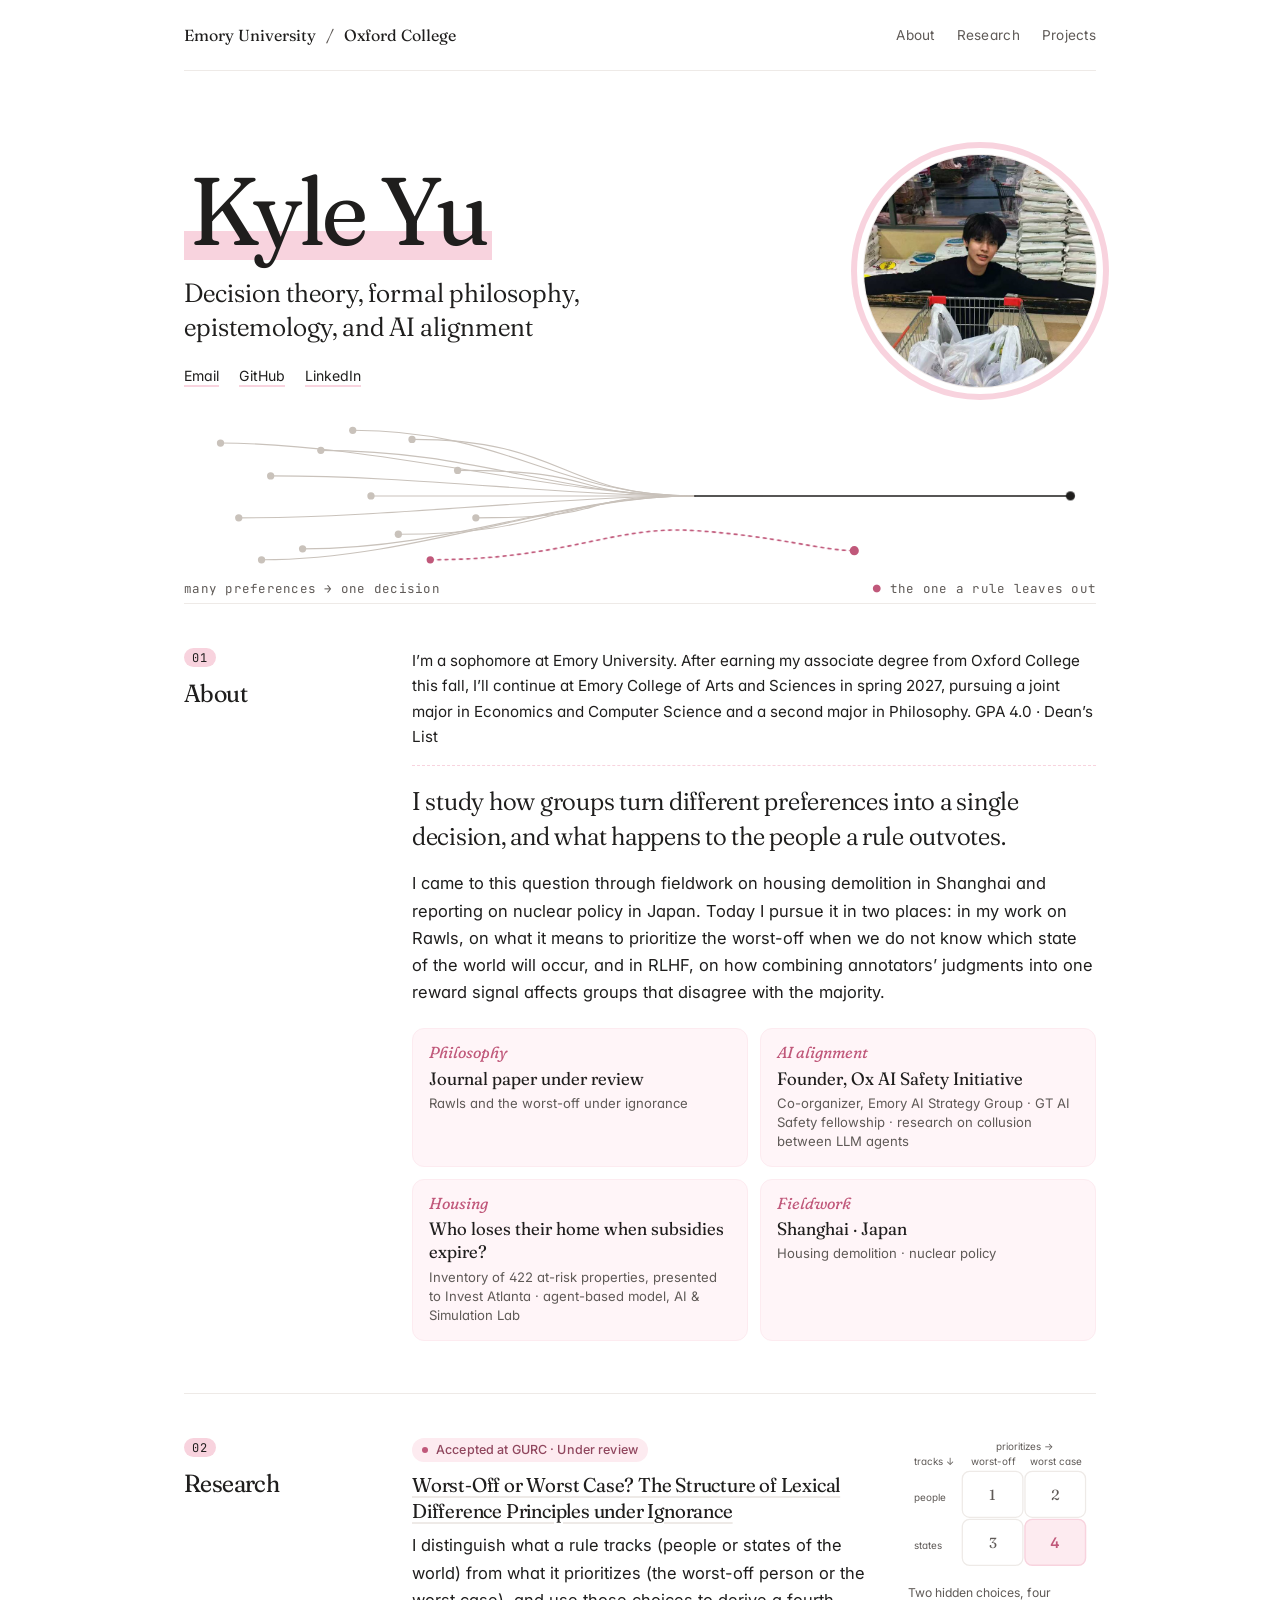
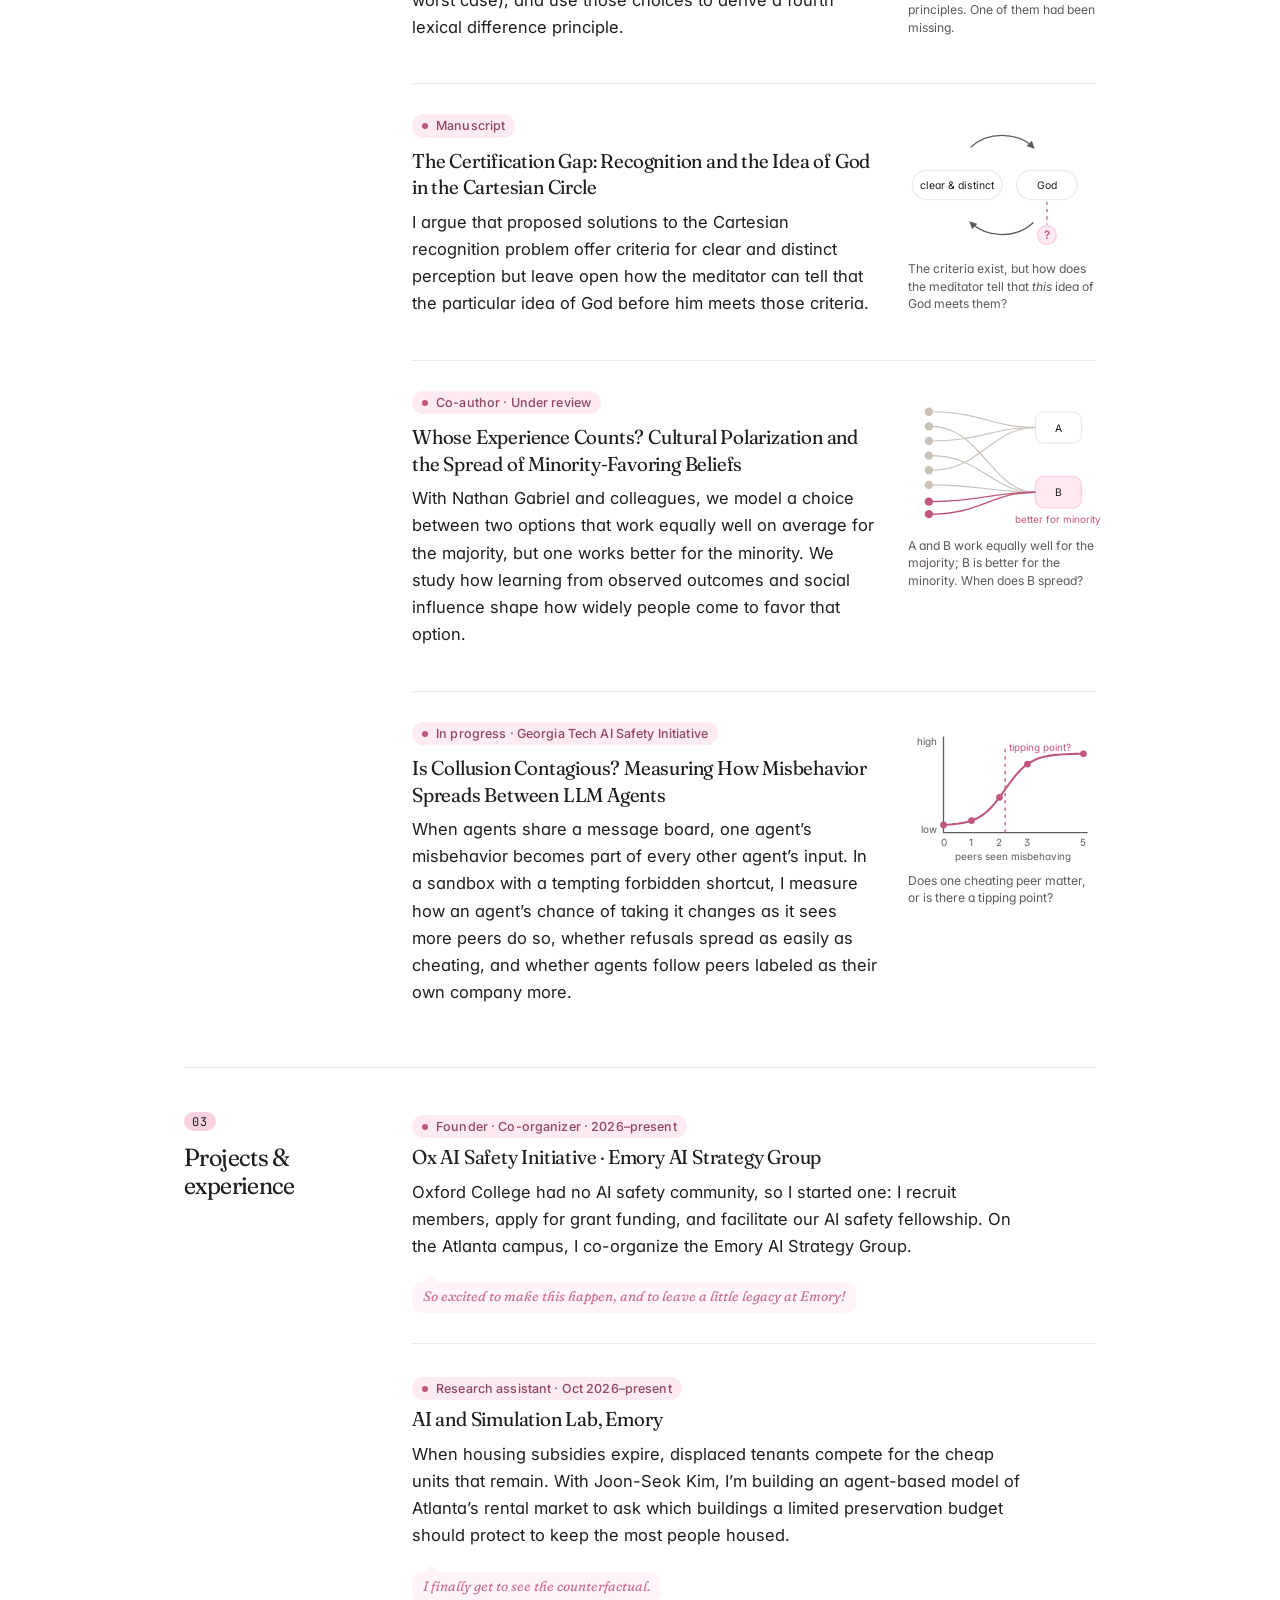
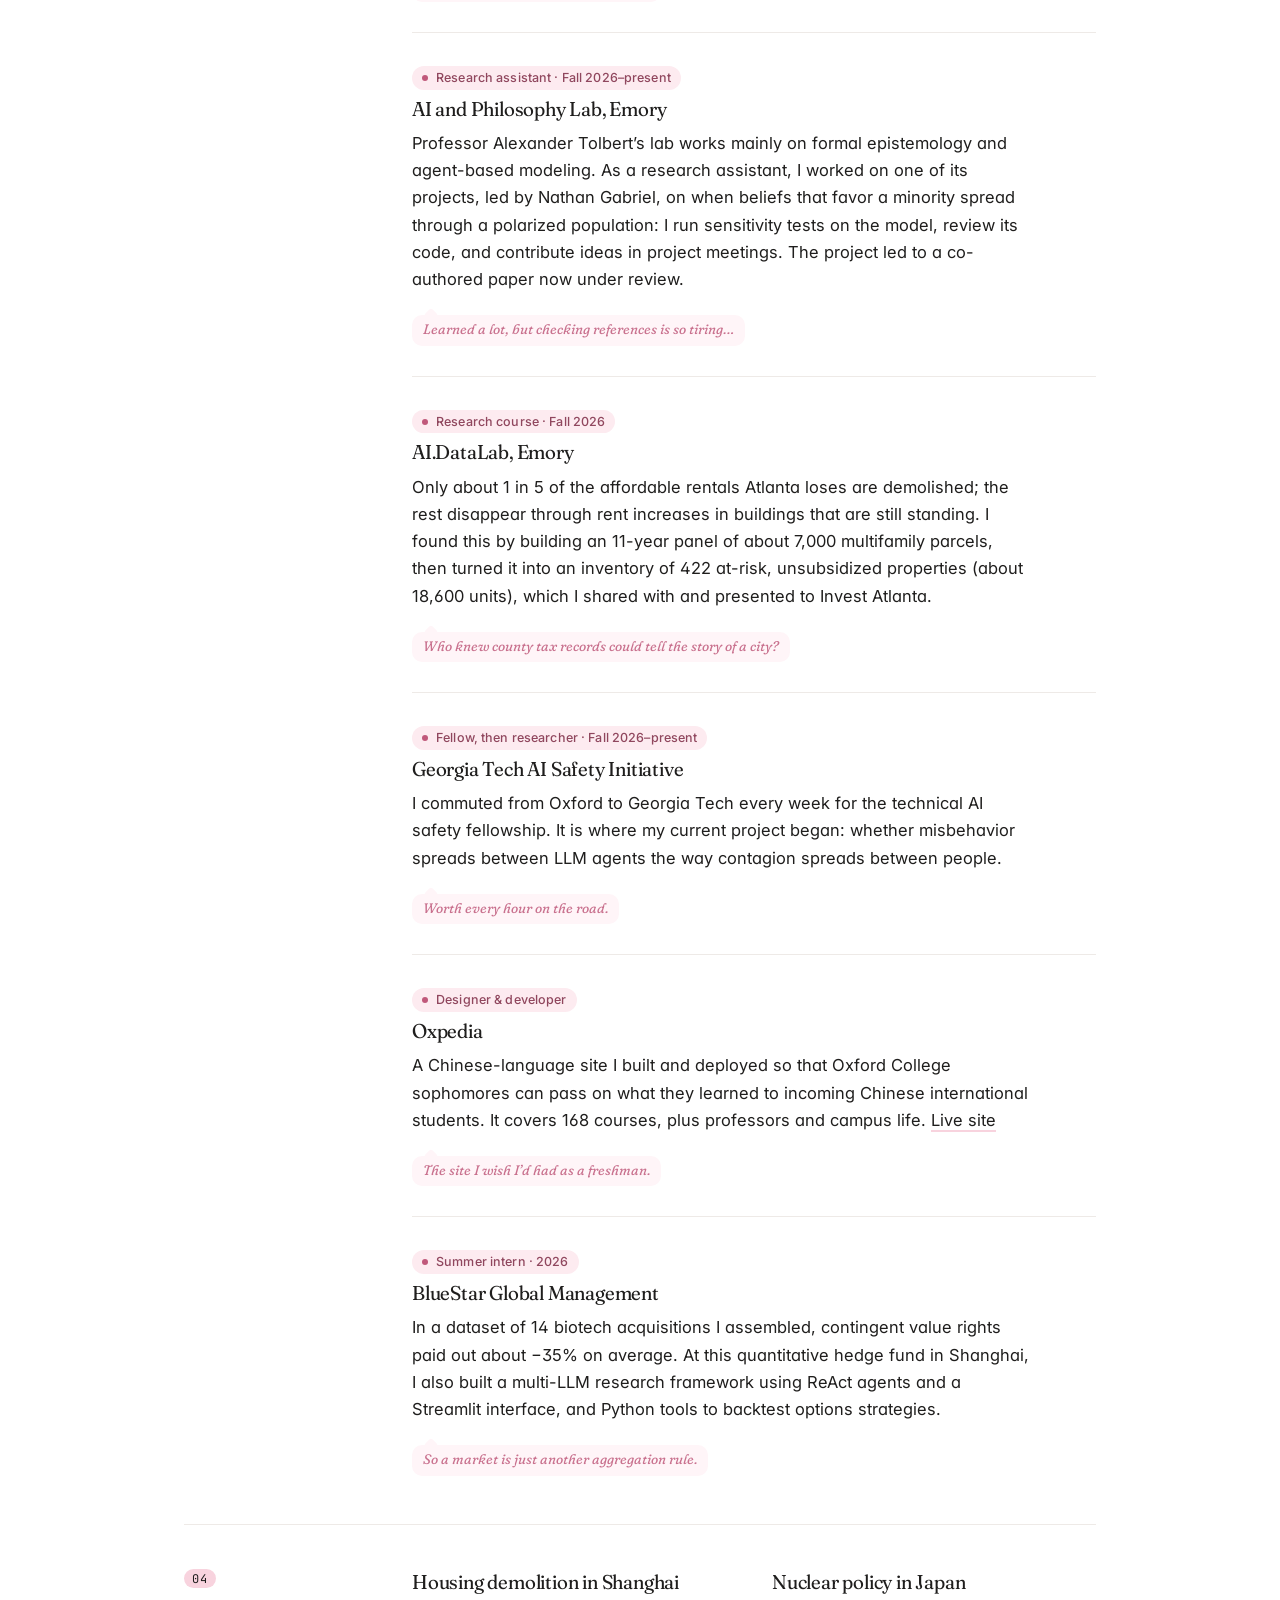
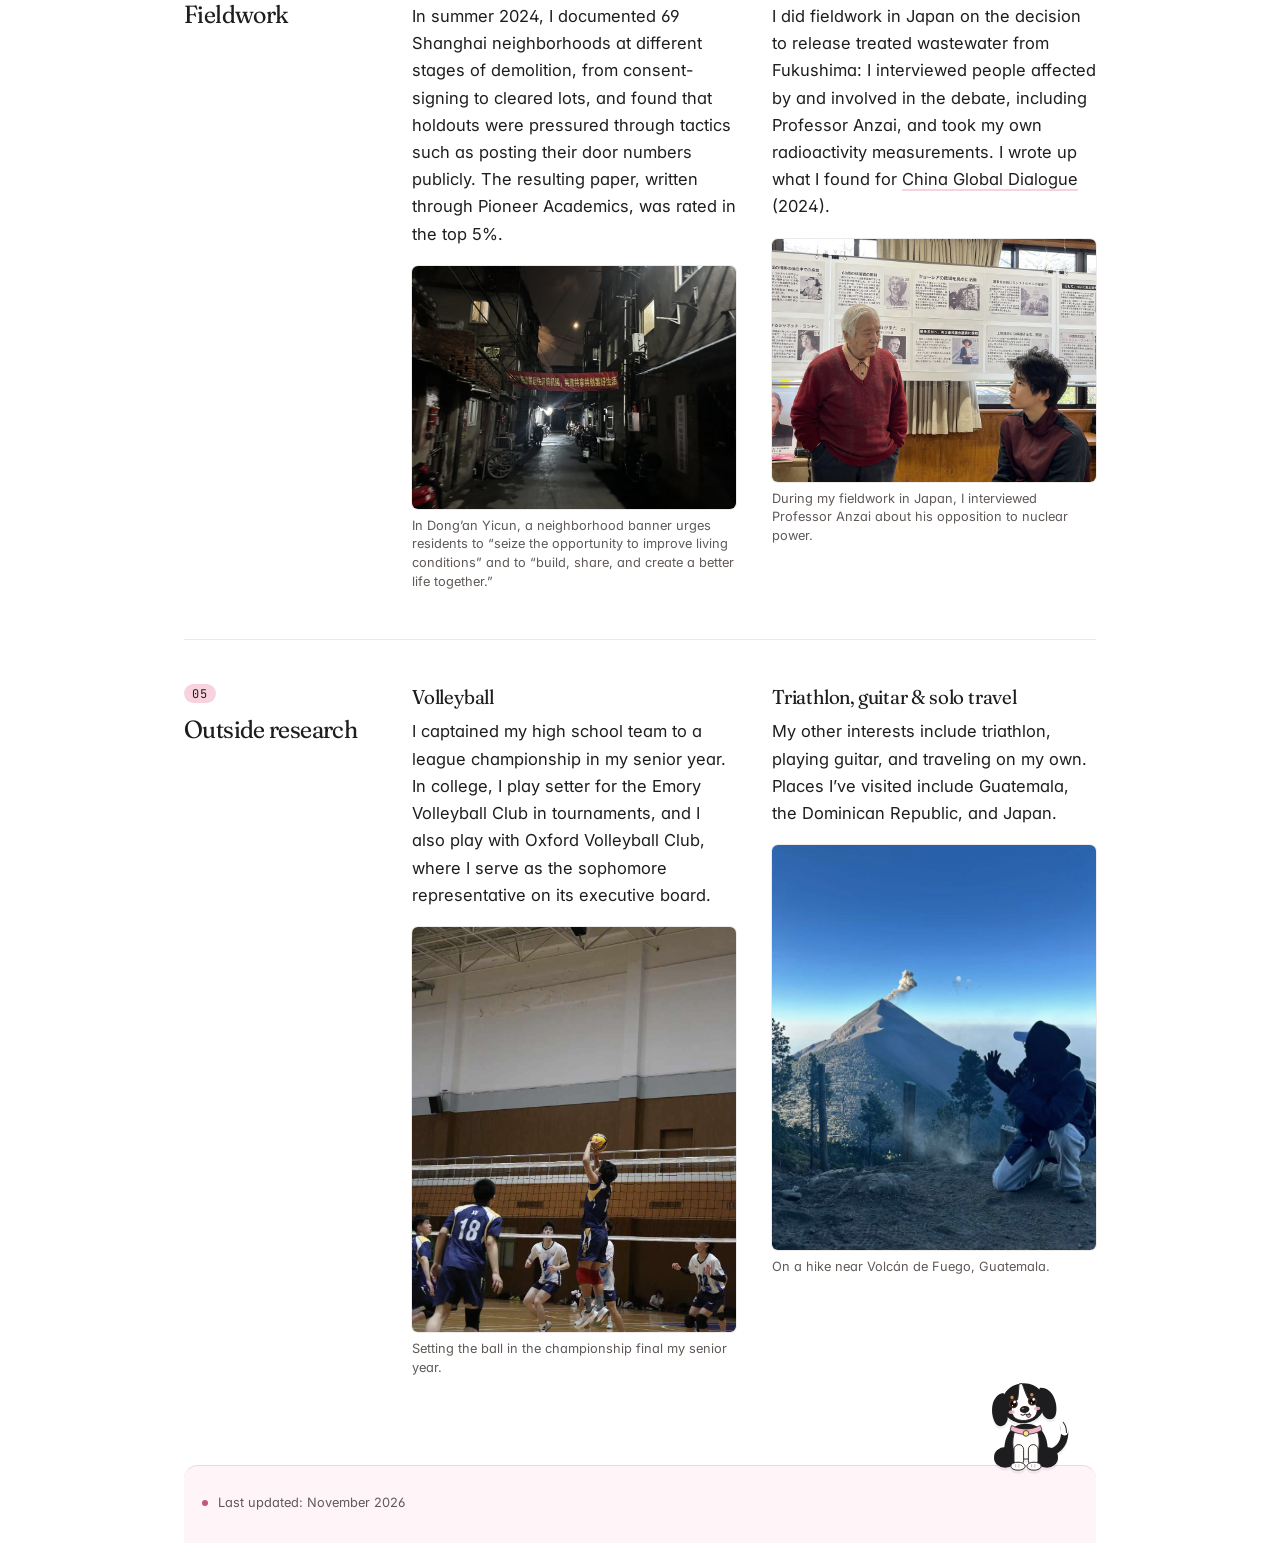
<file: index.html>
<!doctype html>
<html lang="en"><head>
<meta charset="utf-8"><meta name="viewport" content="width=device-width,initial-scale=1">
<title>Kyle Yu · Social choice and AI alignment</title>
<meta name="description" content="Kyle Yu studies how aggregation rules represent minority preferences in social choice and AI alignment at Emory University.">
<meta property="og:title" content="Kyle Yu · Social choice and AI alignment">
<meta property="og:description" content="Decision theory, formal philosophy, epistemology, and AI alignment. Research and fieldwork by Kyle Yu at Emory University.">
<meta property="og:type" content="website"><meta property="og:url" content="https://kyle-yu-academic.kiwininidavidini.chatgpt.site/">
<meta name="color-scheme" content="light dark"><link rel="preconnect" href="https://fonts.googleapis.com"><link rel="preconnect" href="https://fonts.gstatic.com" crossorigin><link rel="stylesheet" href="https://fonts.googleapis.com/css2?family=Fraunces:opsz,wght,SOFT@9..144,300..600,50&family=Inter:wght@400;500;600&family=JetBrains+Mono:wght@400;500&display=swap">
<link rel="stylesheet" href="style.css">
<script>document.documentElement.classList.add('js')</script>
</head><body><a class="skip" href="#main">Skip to content</a>
<div class="page"><nav aria-label="Main navigation"><span>Emory University <i>/</i> Oxford College</span><div><a href="#about">About</a><a href="#research">Research</a><a href="#projects">Projects</a></div></nav>
<main id="main">
<header><div><h1>Kyle Yu</h1><p class="tagline">Decision theory, formal philosophy, epistemology, and AI alignment</p><div class="contacts"><a href="mailto:kkyu2@emory.edu">Email</a><a href="https://github.com/KyleTheNbness">GitHub</a><a href="https://www.linkedin.com/in/kyle-yu-emory/">LinkedIn</a><!-- Add Email and Google Scholar links here. --></div></div><div class="portrait"><img src="assets/kyle-yu-square.jpg" alt="Kyle Yu standing behind a shopping cart with arms outstretched" width="640" height="640"></div></header>
<figure class="motif" aria-hidden="true"><svg viewBox="0 0 1000 165" role="presentation"><path class="p" pathLength="1" style="animation-delay:0.00s" d="M40 22C210 22 410 80 560 80"/><path class="p" pathLength="1" style="animation-delay:0.05s" d="M95 58C265 58 410 80 560 80"/><path class="p" pathLength="1" style="animation-delay:0.10s" d="M60 104C230 104 410 80 560 80"/><path class="p" pathLength="1" style="animation-delay:0.15s" d="M150 30C320 30 410 80 560 80"/><path class="p" pathLength="1" style="animation-delay:0.20s" d="M130 138C300 138 410 80 560 80"/><path class="p" pathLength="1" style="animation-delay:0.25s" d="M205 80C375 80 410 80 560 80"/><path class="p" pathLength="1" style="animation-delay:0.30s" d="M250 18C420 18 410 80 560 80"/><path class="p" pathLength="1" style="animation-delay:0.35s" d="M235 122C405 122 410 80 560 80"/><path class="p" pathLength="1" style="animation-delay:0.40s" d="M300 52C470 52 410 80 560 80"/><path class="p" pathLength="1" style="animation-delay:0.45s" d="M320 104C490 104 410 80 560 80"/><path class="p" pathLength="1" style="animation-delay:0.50s" d="M85 150C255 150 410 80 560 80"/><path class="p" pathLength="1" style="animation-delay:0.55s" d="M185 8C355 8 410 80 560 80"/><path class="main" pathLength="1" d="M560 80H968"/><circle class="end" cx="972" cy="80" r="5"/><path class="out" d="M270 150C420 150 470 112 560 118S700 140 735 140"/><circle class="d" cx="40" cy="22" r="4"/><circle class="d" cx="95" cy="58" r="4"/><circle class="d" cx="60" cy="104" r="4"/><circle class="d" cx="150" cy="30" r="4"/><circle class="d" cx="130" cy="138" r="4"/><circle class="d" cx="205" cy="80" r="4"/><circle class="d" cx="250" cy="18" r="4"/><circle class="d" cx="235" cy="122" r="4"/><circle class="d" cx="300" cy="52" r="4"/><circle class="d" cx="320" cy="104" r="4"/><circle class="d" cx="85" cy="150" r="4"/><circle class="d" cx="185" cy="8" r="4"/><circle class="d od" cx="270" cy="150" r="4"/><circle class="od" cx="735" cy="140" r="5"/></svg><figcaption><span>many preferences → one decision</span><span><b>●</b> the one a rule leaves out</span></figcaption></figure>
<!-- ABOUT -->
<section id="about"><h2>About</h2><div><p class="affiliation">I’m a sophomore at Emory University. After earning my associate degree from Oxford College this fall, I’ll continue at Emory College of Arts and Sciences in spring 2027, pursuing a joint major in Economics and Computer Science and a second major in Philosophy. GPA 4.0 · Dean’s List</p><p class="lead">I study how groups turn different preferences into a single decision, and what happens to the people a rule outvotes.</p><p>I came to this question through fieldwork on housing demolition in Shanghai and reporting on nuclear policy in Japan. Today I pursue it in two places: in my work on Rawls, on what it means to prioritize the worst-off when we do not know which state of the world will occur, and in RLHF, on how combining annotators’ judgments into one reward signal affects groups that disagree with the majority.</p><div class="glance"><a href="#research"><span>Philosophy</span><strong>Journal paper under review</strong><em>Rawls and the worst-off under ignorance</em></a><a href="#projects"><span>AI alignment</span><strong>Founder, Ox AI Safety Initiative</strong><em>Co-organizer, Emory AI Strategy Group · GT AI Safety fellowship · research on collusion between LLM agents</em></a><a href="#projects"><span>Housing</span><strong>Who loses their home when subsidies expire?</strong><em>Inventory of 422 at-risk properties, presented to Invest Atlanta · agent-based model, AI &amp; Simulation Lab</em></a><a href="#fieldwork"><span>Fieldwork</span><strong>Shanghai · Japan</strong><em>Housing demolition · nuclear policy</em></a></div></div></section>
<!-- RESEARCH. Each article contains a title, status and summary. -->
<section id="research"><h2>Research</h2><div>
<article><div class="status">Accepted at GURC · Under review</div><h3><a href="assets/worst-off-or-worst-case.pdf">Worst-Off or Worst Case? The Structure of Lexical Difference Principles under Ignorance</a></h3><p>I distinguish what a rule tracks (people or states of the world) from what it prioritizes (the worst-off person or the worst case), and use those choices to derive a fourth lexical difference principle.</p><figure class="viz"><svg viewBox="0 0 180 132" role="img" aria-label="Two by two grid: what a rule tracks versus what it prioritizes; the fourth cell is highlighted."><text x="112" y="10" class="t" text-anchor="middle">prioritizes →</text><text x="82" y="24" class="t" text-anchor="middle">worst-off</text><text x="142" y="24" class="t" text-anchor="middle">worst case</text><text x="6" y="58" class="t">people</text><text x="6" y="104" class="t">states</text><text x="6" y="132" class="t" opacity="0">.</text><rect x="52" y="30" width="58" height="44" rx="7" class="cell"/><text x="81" y="57" text-anchor="middle" class="n">1</text><rect x="112" y="30" width="58" height="44" rx="7" class="cell"/><text x="141" y="57" text-anchor="middle" class="n">2</text><rect x="52" y="76" width="58" height="44" rx="7" class="cell"/><text x="81" y="103" text-anchor="middle" class="n">3</text><rect x="112" y="76" width="58" height="44" rx="7" class="cellp"/><text x="141" y="103" text-anchor="middle" class="np">4</text><text x="6" y="24" class="t">tracks ↓</text></svg><figcaption>Two hidden choices, four principles. One of them had been missing.</figcaption></figure></article>
<article>
  <div class="status">Manuscript</div>
  <h3>The Certification Gap: Recognition and the Idea of God in the Cartesian Circle</h3>
  <p>I argue that proposed solutions to the Cartesian recognition problem offer criteria for clear and distinct perception but leave open how the meditator can tell that the particular idea of God before him meets those criteria.</p>
<figure class="viz"><svg viewBox="0 0 180 132" role="img" aria-label="Circle between clear and distinct perception and God, with a question mark under God."><path class="k" d="M60 30a40 34 0 0 1 60 0" marker-end="url(#ah)"/><path class="k" d="M120 102a40 34 0 0 1-60 0" marker-end="url(#ah)"/><rect x="4" y="52" width="86" height="28" rx="14" class="cell"/><text x="47" y="70" text-anchor="middle" class="t2">clear &amp; distinct</text><rect x="104" y="52" width="58" height="28" rx="14" class="cell"/><text x="133" y="70" text-anchor="middle" class="t2">God</text><path class="pkd" d="M133 82v22"/><circle cx="133" cy="114" r="9" class="cellp"/><text x="133" y="118" text-anchor="middle" class="np" style="font-size:11px">?</text><defs><marker id="ah" viewBox="0 0 8 8" refX="6" refY="4" markerWidth="6" markerHeight="6" orient="auto"><path d="M0 0L8 4L0 8z" class="kf"/></marker></defs></svg><figcaption>The criteria exist, but how does the meditator tell that <i>this</i> idea of God meets them?</figcaption></figure></article>
<article><div class="status">Co-author · Under review</div><h3>Whose Experience Counts? Cultural Polarization and the Spread of Minority-Favoring Beliefs</h3><p>With Nathan Gabriel and colleagues, we model a choice between two options that work equally well on average for the majority, but one works better for the minority. We study how learning from observed outcomes and social influence shape how widely people come to favor that option.</p><figure class="viz"><svg viewBox="0 0 180 132" role="img" aria-label="Gray majority dots split between options A and B; pink minority dots go to B."><rect x="122" y="18" width="44" height="30" rx="8" class="cell"/><text x="144" y="37" text-anchor="middle" class="t2">A</text><rect x="122" y="80" width="44" height="30" rx="8" class="cellp"/><text x="144" y="99" text-anchor="middle" class="t2">B</text><text x="144" y="124" text-anchor="middle" class="tp">better for minority</text><path class="g" d="M22 18C70 18 80 33 122 33"/><circle cx="20" cy="18" r="4" class="gd"/><path class="g" d="M22 32C70 32 80 95 122 95"/><circle cx="20" cy="32" r="4" class="gd"/><path class="g" d="M22 46C70 46 80 33 122 33"/><circle cx="20" cy="46" r="4" class="gd"/><path class="g" d="M22 60C70 60 80 95 122 95"/><circle cx="20" cy="60" r="4" class="gd"/><path class="g" d="M22 74C70 74 80 33 122 33"/><circle cx="20" cy="74" r="4" class="gd"/><path class="g" d="M22 88C70 88 80 95 122 95"/><circle cx="20" cy="88" r="4" class="gd"/><path class="pk" d="M22 104C70 104 80 95 122 95"/><circle cx="20" cy="104" r="4" class="pd"/><path class="pk" d="M22 116C70 116 80 95 122 95"/><circle cx="20" cy="116" r="4" class="pd"/></svg><figcaption>A and B work equally well for the majority; B is better for the minority. When does B spread?</figcaption></figure></article>
<article><div class="status">In progress · Georgia Tech AI Safety Initiative</div><h3>Is Collusion Contagious? Measuring How Misbehavior Spreads Between LLM Agents</h3><p>When agents share a message board, one agent’s misbehavior becomes part of every other agent’s input. In a sandbox with a tempting forbidden shortcut, I measure how an agent’s chance of taking it changes as it sees more peers do so, whether refusals spread as easily as cheating, and whether agents follow peers labeled as their own company more.</p><figure class="viz"><svg viewBox="0 0 180 136" role="img" aria-label="A curve of an agent's chance of misbehaving rising with the number of peers it sees misbehaving, with a possible tipping point."><path class="k" d="M34 12V104H172"/><text x="34.0" y="117" text-anchor="middle" class="t">0</text><text x="60.8" y="117" text-anchor="middle" class="t">1</text><text x="87.6" y="117" text-anchor="middle" class="t">2</text><text x="114.4" y="117" text-anchor="middle" class="t">3</text><text x="168.0" y="117" text-anchor="middle" class="t">5</text><text x="101.0" y="130" text-anchor="middle" class="t">peers seen misbehaving</text><text x="28" y="20" text-anchor="end" class="t">high</text><text x="28" y="104" text-anchor="end" class="t">low</text><path class="pkd" d="M93.0 104V22"/><text x="97.0" y="26" class="tp">tipping point?</text><path class="pk" d="M34.0 96.6 L36.7 96.4 L39.4 96.3 L42.0 96.1 L44.7 95.8 L47.4 95.5 L50.1 95.1 L52.8 94.7 L55.4 94.1 L58.1 93.4 L60.8 92.5 L63.5 91.5 L66.2 90.3 L68.8 88.8 L71.5 87.0 L74.2 85.0 L76.9 82.6 L79.6 79.9 L82.2 76.9 L84.9 73.7 L87.6 70.2 L90.3 66.5 L93.0 62.7 L95.6 59.0 L98.3 55.3 L101.0 51.8 L103.7 48.5 L106.4 45.5 L109.0 42.8 L111.7 40.5 L114.4 38.4 L117.1 36.7 L119.8 35.2 L122.4 33.9 L125.1 32.9 L127.8 32.0 L130.5 31.3 L133.2 30.8 L135.8 30.3 L138.5 29.9 L141.2 29.6 L143.9 29.4 L146.6 29.2 L149.2 29.0 L151.9 28.9 L154.6 28.8 L157.3 28.7 L160.0 28.6 L162.6 28.5 L165.3 28.5 L168.0 28.5" style="stroke-width:2"/><circle cx="34.0" cy="96.6" r="3.2" class="pd"/><circle cx="60.8" cy="92.5" r="3.2" class="pd"/><circle cx="87.6" cy="70.2" r="3.2" class="pd"/><circle cx="114.4" cy="38.4" r="3.2" class="pd"/><circle cx="168.0" cy="28.5" r="3.2" class="pd"/></svg><figcaption>Does one cheating peer matter, or is there a tipping point?</figcaption></figure></article></div></section>
<!-- PROJECTS -->
<section id="projects"><h2>Projects &amp;<br class="wide"> experience</h2><div>
<article><div class="status">Founder · Co-organizer · 2026–present</div><h3>Ox AI Safety Initiative · Emory AI Strategy Group</h3><p>Oxford College had no AI safety community, so I started one: I recruit members, apply for grant funding, and facilitate our AI safety fellowship. On the Atlanta campus, I co-organize the Emory AI Strategy Group.</p><p class="note">So excited to make this happen, and to leave a little legacy at Emory!</p></article><article><div class="status">Research assistant · Oct 2026–present</div><h3>AI and Simulation Lab, Emory</h3><p>When housing subsidies expire, displaced tenants compete for the cheap units that remain. With Joon-Seok Kim, I’m building an agent-based model of Atlanta’s rental market to ask which buildings a limited preservation budget should protect to keep the most people housed.</p><p class="note">I finally get to see the counterfactual.</p></article><article><div class="status">Research assistant · Fall 2026–present</div><h3>AI and Philosophy Lab, Emory</h3><p>Professor Alexander Tolbert’s lab works mainly on formal epistemology and agent-based modeling. As a research assistant, I worked on one of its projects, led by Nathan Gabriel, on when beliefs that favor a minority spread through a polarized population: I run sensitivity tests on the model, review its code, and contribute ideas in project meetings. The project led to a co-authored paper now under review.</p><p class="note">Learned a lot, but checking references is so tiring…</p></article><article><div class="status">Research course · Fall 2026</div><h3>AI.DataLab, Emory</h3><p>Only about 1 in 5 of the affordable rentals Atlanta loses are demolished; the rest disappear through rent increases in buildings that are still standing. I found this by building an 11-year panel of about 7,000 multifamily parcels, then turned it into an inventory of 422 at-risk, unsubsidized properties (about 18,600 units), which I shared with and presented to Invest Atlanta.</p><p class="note">Who knew county tax records could tell the story of a city?</p></article><article><div class="status">Fellow, then researcher · Fall 2026–present</div><h3>Georgia Tech AI Safety Initiative</h3><p>I commuted from Oxford to Georgia Tech every week for the technical AI safety fellowship. It is where my current project began: whether misbehavior spreads between LLM agents the way contagion spreads between people.</p><p class="note">Worth every hour on the road.</p></article><article><div class="status">Designer &amp; developer</div><h3>Oxpedia</h3><p>A Chinese-language site I built and deployed so that Oxford College sophomores can pass on what they learned to incoming Chinese international students. It covers 168 courses, plus professors and campus life. <a href="https://oc-review-eta.vercel.app/">Live site</a></p><p class="note">The site I wish I’d had as a freshman.</p></article><article><div class="status">Summer intern · 2026</div><h3>BlueStar Global Management</h3><p>In a dataset of 14 biotech acquisitions I assembled, contingent value rights paid out about −35% on average. At this quantitative hedge fund in Shanghai, I also built a multi-LLM research framework using ReAct agents and a Streamlit interface, and Python tools to backtest options strategies.</p><p class="note">So a market is just another aggregation rule.</p></article></div></section>
<!-- Fieldwork photographs and captions -->
<section id="fieldwork"><h2>Fieldwork</h2><div>
<article><h3>Housing demolition in Shanghai</h3><p>In summer 2024, I documented 69 Shanghai neighborhoods at different stages of demolition, from consent-signing to cleared lots, and found that holdouts were pressured through tactics such as posting their door numbers publicly. The resulting paper, written through Pioneer Academics, was rated in the top 5%.</p>
<figure><img src="assets/dongan.jpg" width="1800" height="1350" loading="lazy" alt="A red banner hangs above a narrow residential lane at night."><figcaption>In Dong’an Yicun, a neighborhood banner urges residents to “seize the opportunity to improve living conditions” and to “build, share, and create a better life together.”</figcaption></figure></article>
<article><h3>Nuclear policy in Japan</h3><p>I did fieldwork in Japan on the decision to release treated wastewater from Fukushima: I interviewed people affected by and involved in the debate, including Professor Anzai, and took my own radioactivity measurements. I wrote up what I found for <a href="https://chinaglobaldialogue.com/2024/03/31/nuclear-energy-policy/">China Global Dialogue</a> (2024).</p>
<figure><img src="assets/japan-interview.jpg" width="1024" height="768" loading="lazy" alt="Professor Anzai speaking with me in front of a wall of exhibition panels."><figcaption>During my fieldwork in Japan, I interviewed Professor Anzai about his opposition to nuclear power.</figcaption></figure></article>
</div></section>
<!-- Personal photographs and captions -->
<section id="outside-research"><h2>Outside research</h2><div>
<article><h3>Volleyball</h3><p>I captained my high school team to a league championship in my senior year. In college, I play setter for the Emory Volleyball Club in tournaments, and I also play with Oxford Volleyball Club, where I serve as the sophomore representative on its executive board.</p>
<figure><img src="assets/volleyball.jpg" width="1080" height="1620" loading="lazy" alt="I jump to set the ball near the net as my teammates approach."><figcaption>Setting the ball in the championship final my senior year.</figcaption></figure></article>
<article><h3>Triathlon, guitar &amp; solo travel</h3><p>My other interests include triathlon, playing guitar, and traveling on my own. Places I’ve visited include Guatemala, the Dominican Republic, and Japan.</p>
<figure><img src="assets/fuego.jpg" width="1440" height="1920" loading="lazy" alt="I kneel on a ridge overlooking Volcán de Fuego as a plume rises from its summit."><figcaption>On a hike near Volcán de Fuego, Guatemala.</figcaption></figure>
</article></div></section>
</main><footer>Last updated: November 2026<button class="ori" type="button" aria-label="Say hi to Ori" aria-expanded="false" aria-controls="ori-card"><span class="ori-hi" aria-hidden="true">hi!</span><svg viewBox="0 0 120 132" aria-hidden="true">
<g class="ori-tail"><path d="M88 108c14-2 22-14 20-30" fill="none" stroke="#1d1c1f" stroke-width="9" stroke-linecap="round"/><path d="M108 82c1-4 0-8-2-11" fill="none" stroke="#fffdfb" stroke-width="9" stroke-linecap="round"/><path d="M110.5 83c.5-5-1-9-4-13" fill="none" stroke="#2b2a2d" stroke-width="1.3" stroke-linecap="round"/></g>
<ellipse cx="34" cy="114" rx="14" ry="13" fill="#1d1c1f"/><ellipse cx="86" cy="114" rx="14" ry="13" fill="#1d1c1f"/>
<path d="M33 112c-2-24 8-40 27-40s29 16 27 40z" fill="#1d1c1f"/>
<path d="M48 76c4 8 20 8 24 0 6 12 6 28 0 40H48c-6-12-6-28 0-40z" fill="#fffdfb" stroke="#2b2a2d" stroke-width="1.2"/>
<rect x="45" y="98" width="12" height="26" rx="6" fill="#fffdfb" stroke="#2b2a2d" stroke-width="1.2"/>
<rect x="63" y="98" width="12" height="26" rx="6" fill="#fffdfb" stroke="#2b2a2d" stroke-width="1.2"/>
<ellipse cx="50" cy="125" rx="9" ry="5" fill="#fffdfb" stroke="#2b2a2d" stroke-width="1.2"/><ellipse cx="70" cy="125" rx="9" ry="5" fill="#fffdfb" stroke="#2b2a2d" stroke-width="1.2"/>
<path d="M47 123v3M51 123v3M67 123v3M71 123v3" stroke="#b9b0aa" stroke-width="1" stroke-linecap="round"/>
<path d="M42 74c11 6 25 6 36 0l2 6c-13 7-27 7-40 0z" fill="#f4b6c6" stroke="#2b2a2d" stroke-width="1"/><circle cx="60" cy="84" r="3.6" fill="#ffe08a" stroke="#2b2a2d" stroke-width="1"/>
<g class="ori-head">
<path d="M37 30C22 30 16 52 22 66c4 8 14 5 16-4l3-24z" fill="#1d1c1f"/>
<path d="M83 30c15 0 21 22 15 36-4 8-14 5-16-4l-3-24z" fill="#1d1c1f"/>
<ellipse cx="60" cy="46" rx="27" ry="25" fill="#1d1c1f"/>
<path d="M58 21.5c-1.5 7-2.5 13-4.5 19-8 3-12 12-8 20 4 9 24 10 29 1 4-8 0-17-8-21-2-6-3-12-4.5-19z" fill="#fffdfb" stroke="#2b2a2d" stroke-width="1.1"/>
<circle cx="47" cy="37" r="2.1" fill="#c8894b"/><circle cx="72" cy="37" r="2.1" fill="#c8894b"/>
<circle cx="47.5" cy="45" r="5.6" fill="#4a2f22"/><circle cx="47.5" cy="45.4" r="3.8" fill="#0d0c0c"/><circle cx="49.4" cy="43" r="1.7" fill="#fff"/><circle cx="46.2" cy="47.2" r=".8" fill="#fff"/>
<circle cx="71.5" cy="45" r="5.6" fill="#4a2f22"/><circle cx="71.5" cy="45.4" r="3.8" fill="#0d0c0c"/><circle cx="73.4" cy="43" r="1.7" fill="#fff"/><circle cx="70.2" cy="47.2" r=".8" fill="#fff"/>
<ellipse cx="44" cy="55" rx="4" ry="2.3" fill="#f7b9c9" opacity=".85"/><ellipse cx="76" cy="55" rx="4" ry="2.3" fill="#f7b9c9" opacity=".85"/>
<ellipse cx="60.5" cy="54" rx="6" ry="4.3" fill="#1d1c1f"/><ellipse cx="58.6" cy="52.6" rx="1.9" ry="1.1" fill="#77767c"/>
<path d="M55 59.5q2.8 2.6 5.5 0q2.8 2.6 5.5 0" fill="none" stroke="#2b2a2d" stroke-width="1.2" stroke-linecap="round"/>
<path d="M61.5 60.8c0 4.6 5.2 5.2 5.8.4z" fill="#f28fab" stroke="#2b2a2d" stroke-width=".9"/>
</g></svg></button><div class="ori-card" id="ori-card" role="dialog" aria-label="Ori" hidden><img src="assets/ori.jpg" width="640" height="640" alt="Ori, a black-and-white dog, wearing white fluffy earmuffs and sticking out his tongue."><p><b>Thanks for clicking!</b> This is Ori, my dog. He’s very cute, a little silly, and irreplaceable in my life.</p></div></footer></div>
<script>(()=>{const s=document.querySelectorAll('main > section');if(!('IntersectionObserver' in window)){s.forEach(e=>e.classList.add('in'));return}const o=new IntersectionObserver(es=>es.forEach(e=>{if(e.isIntersecting){e.target.classList.add('in');o.unobserve(e.target)}}),{rootMargin:'0px 0px -8% 0px'});s.forEach(e=>o.observe(e))})()</script>
<script>(()=>{const b=document.querySelector('.ori'),c=document.getElementById('ori-card');if(!b)return;const set=o=>{c.hidden=!o;b.setAttribute('aria-expanded',o)};b.addEventListener('click',e=>{e.stopPropagation();set(c.hidden)});document.addEventListener('click',e=>{if(!c.hidden&&!c.contains(e.target))set(false)});document.addEventListener('keydown',e=>{if(e.key==='Escape')set(false)})})()</script>
</body></html>
</file>
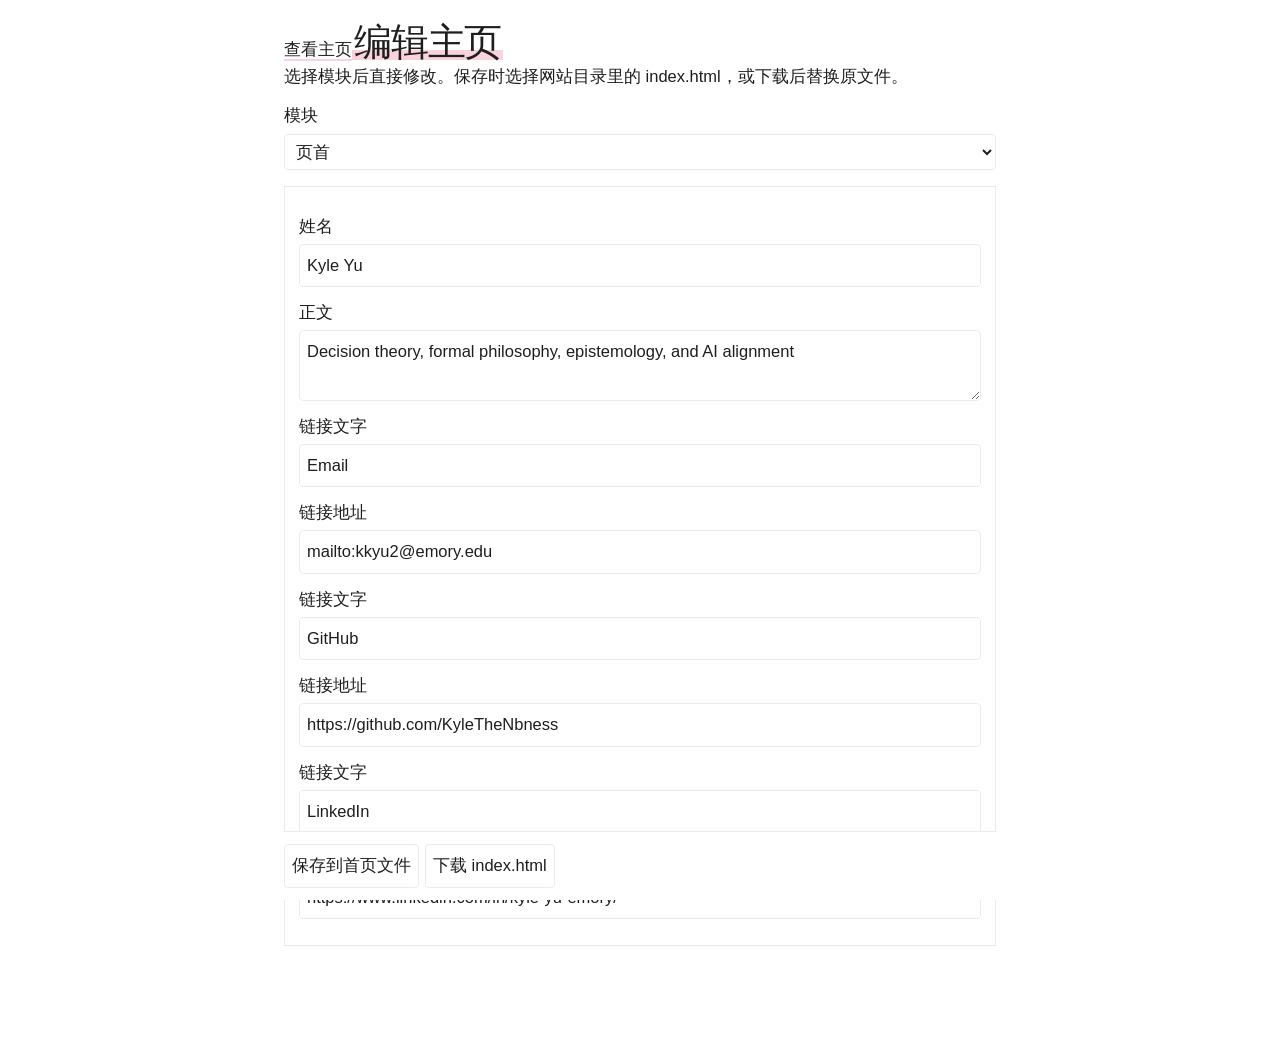
<file: edit/index.html>
<!doctype html>
<html lang="zh-CN">
<meta charset="utf-8">
<meta name="viewport" content="width=device-width, initial-scale=1">
<meta name="robots" content="noindex">
<title>编辑主页 · Kyle Yu</title>
<link rel="stylesheet" href="../style.css">
<style>
main{max-width:760px;margin:auto;padding:24px}h1{font-size:2.4rem;margin:20px 0}label{display:block;margin:12px 0}
input,textarea,select,button{font:inherit;color:var(--ink);background:var(--paper);border:1px solid var(--line);border-radius:4px;padding:7px}
input,textarea,select{display:block;width:100%;margin-top:4px}textarea{resize:vertical}
button{cursor:pointer;margin:4px 6px 4px 0}button:disabled{opacity:.5;cursor:default}
fieldset{margin:16px 0;padding:14px;border:1px solid var(--line);min-width:0}
#notice{color:var(--quiet)}#actions{position:sticky;bottom:0;background:var(--paper);border-top:1px solid var(--line);padding:8px 0}
</style>
<main><a href="../">查看主页</a><h1>编辑主页</h1>
<p>选择模块后直接修改。保存时选择网站目录里的 index.html，或下载后替换原文件。</p>
<label>模块<select id="modules"></select></label>
<div id="fields"></div>
<div id="actions"><button id="save" disabled>保存到首页文件</button><button id="download" disabled>下载 index.html</button><span id="notice" role="status"></span></div>
</main><script type="module" src="editor.js"></script></html>
</file>
<file: style.css>
/* ---------- Tokens ---------- */
:root{
  color-scheme:light dark;
  --paper:#faf8f5;--ink:#22211f;--quiet:#6d6864;--line:#e6e0da;--tile:#f2eee9;
  --rose:#c0587a;--rose-soft:#fbe8ee;--pink:#f6cfdb;--pink-2:#fdf3f6;--dot:#c9c2bb;
  --link:var(--ink);
  --serif:'Iowan Old Style','Palatino Linotype',Georgia,'Times New Roman',serif;
  --sans:Inter,-apple-system,BlinkMacSystemFont,'Segoe UI',sans-serif;
  --mono:ui-monospace,'SF Mono',Menlo,Consolas,monospace;
}
@media(prefers-color-scheme:dark){:root{
  --paper:#18171a;--ink:#eeeae6;--quiet:#aaa39e;--line:#34312f;--tile:#222024;
  --rose:#f3a9be;--rose-soft:#3a2830;--pink:#5a3843;--pink-2:#261d21;--dot:#5a5550;
}}

/* ---------- Base ---------- */
*{box-sizing:border-box}
html{scroll-behavior:smooth}
@media(prefers-reduced-motion:reduce){html{scroll-behavior:auto}}
body{margin:0;background:var(--paper);color:var(--ink);font:16.5px/1.65 var(--sans);-webkit-font-smoothing:antialiased}
.page{max-width:1040px;margin:auto;padding:0 clamp(18px,5vw,64px)}
a{color:var(--link);text-decoration:underline;text-decoration-color:var(--rose);text-decoration-thickness:1px;text-underline-offset:4px;transition:color .2s,text-decoration-thickness .2s}
a:hover{color:var(--rose);text-decoration-thickness:2px}
a:focus-visible{outline:2px solid var(--rose);outline-offset:4px;border-radius:2px}
.skip{position:absolute;left:1rem;top:-8rem;background:var(--paper);padding:.5rem}.skip:focus{top:.5rem}
p{margin:0 0 12px}p:last-child{margin-bottom:0}

/* ---------- Nav ---------- */
nav{display:flex;justify-content:space-between;align-items:center;flex-wrap:wrap;gap:12px;padding:22px 0;font-size:.85rem;border-bottom:1px solid var(--line)}
nav>span,nav>a:first-child{font-family:var(--serif);font-size:1rem;text-decoration:none}
nav i{color:var(--quiet);margin:0 6px;font-style:normal}
nav div{display:flex;gap:22px;flex-wrap:wrap}
nav div a{text-decoration:none;color:var(--quiet);letter-spacing:.02em}
nav div a:hover{color:var(--rose)}

/* ---------- Header ---------- */
header{display:grid;grid-template-columns:1fr auto;align-items:end;gap:40px;padding:clamp(40px,7vw,84px) 0 8px}
h1,h2,h3,.tagline{font-family:var(--serif);font-weight:400}
h1{font-size:clamp(3.4rem,8vw,6rem);letter-spacing:-.045em;line-height:.98;margin:0}
.tagline{font-size:clamp(1.25rem,2.6vw,1.65rem);line-height:1.3;max-width:30ch;margin:18px 0 20px;color:var(--ink)}
.contacts{display:flex;gap:20px;flex-wrap:wrap;font-size:.88rem}
header .portrait{width:clamp(132px,17vw,176px);aspect-ratio:1;overflow:hidden;border-radius:50%;box-shadow:0 0 0 1px var(--line),0 0 0 6px var(--paper),0 0 0 7px var(--rose-soft)}
header .portrait img{display:block;width:100%;height:100%;object-fit:cover}

/* ---------- Signature motif ---------- */
.motif{margin:28px 0 6px}
.motif svg{display:block;width:100%;height:auto;overflow:visible}
.motif .p{fill:none;stroke:var(--dot);stroke-width:1.2;stroke-linecap:round}
.motif .d{fill:var(--dot)}
.motif .main{fill:none;stroke:var(--ink);stroke-width:1.6;stroke-linecap:round}
.motif .end{fill:var(--ink)}
.motif .out{fill:none;stroke:var(--rose);stroke-width:1.4;stroke-dasharray:3 5;stroke-linecap:round}
.motif .od{fill:var(--rose)}
.motif figcaption{display:flex;justify-content:space-between;gap:16px;flex-wrap:wrap;margin-top:6px;font:12px/1.4 var(--mono);color:var(--quiet);letter-spacing:.02em}
.motif figcaption b{font-weight:400;color:var(--rose)}
.js .motif .p,.js .motif .main{stroke-dasharray:1;stroke-dashoffset:1;animation:draw 1.4s cubic-bezier(.6,0,.2,1) forwards}
.js .motif .main{animation-delay:.9s}
.js .motif .end{opacity:0;animation:fade .4s 2.1s forwards}
.js .motif .out{opacity:0;animation:fade .8s 1.8s forwards}
.js .motif .od{animation:pulse 1.2s 2.4s ease-out 1}
@keyframes draw{to{stroke-dashoffset:0}}
@keyframes fade{to{opacity:1}}
@keyframes pulse{0%{r:5}40%{r:9}100%{r:5}}
@media(prefers-reduced-motion:reduce){.js .motif *{animation:none!important;stroke-dashoffset:0!important;opacity:1!important}}

/* ---------- Sections ---------- */
main{counter-reset:sec}
section{counter-increment:sec;display:grid;grid-template-columns:clamp(140px,19vw,200px) minmax(0,1fr);gap:28px;padding:44px 0 48px;border-top:1px solid var(--line);scroll-margin:12px}
section>h2{font-size:1.55rem;line-height:1.15;letter-spacing:-.025em;margin:0;align-self:start;position:sticky;top:24px}
section>h2::before{content:counter(sec,decimal-leading-zero);display:block;font:12px/1 var(--mono);color:var(--rose);letter-spacing:.08em;margin-bottom:10px}
h3{font-size:1.3rem;line-height:1.32;letter-spacing:-.015em;margin:0 0 8px}
h3 a{text-decoration-color:var(--line)}
h3 a:hover{color:var(--ink);text-decoration-color:var(--rose)}
.ico{display:inline-block;width:20px;height:20px;margin:0 10px -3px 0;color:var(--rose);flex:none}
.ico svg{width:100%;height:100%;fill:none;stroke:currentColor;stroke-width:1.5;stroke-linecap:round;stroke-linejoin:round}
.affiliation{font-size:.92rem;color:var(--quiet);padding-top:14px;margin-top:18px;border-top:1px dashed var(--line)}
.status{display:block;font:11.5px/1.5 var(--mono);text-transform:uppercase;letter-spacing:.06em;color:var(--quiet);margin-bottom:10px}
.status::before{content:"";display:inline-block;width:6px;height:6px;border-radius:50%;background:var(--rose);margin:0 8px 1px 0;vertical-align:middle}
article+article{margin-top:30px;padding-top:30px;border-top:1px solid var(--line)}
article p{color:color-mix(in srgb,var(--ink) 86%,var(--paper))}

/* ---------- Photos ---------- */
figure{margin:18px 0 0}
figure img{display:block;width:100%;height:auto;object-fit:cover;border-radius:6px;filter:saturate(.82);transition:filter .4s}
figure img:hover{filter:none}
figcaption{margin-top:8px;font-size:.8rem;line-height:1.45;color:var(--quiet)}
#fieldwork>div,#outside-research>div{display:grid;grid-template-columns:1fr 1fr;gap:36px}
#fieldwork article+article,#outside-research article+article{margin:0;padding:0;border:0}
#fieldwork figure img{aspect-ratio:4/3}
#outside-research figure img{aspect-ratio:4/5}

/* ---------- Footer ---------- */
footer{display:flex;align-items:center;gap:10px;padding:22px 0 40px;border-top:1px solid var(--line);font-size:.8rem;color:var(--quiet)}
footer::before{content:"";width:6px;height:6px;border-radius:50%;background:var(--rose)}

/* ---------- Reveal on scroll ---------- */
.js section{opacity:0;transform:translateY(14px);transition:opacity .7s ease,transform .7s ease}
.js section.in{opacity:1;transform:none}
@media(prefers-reduced-motion:reduce){.js section{opacity:1;transform:none;transition:none}}

/* ---------- Small screens ---------- */
@media(max-width:700px){
  nav{flex-direction:column;align-items:flex-start;gap:8px;padding:16px 0}
  header{grid-template-columns:1fr auto;align-items:center;gap:18px;padding-top:34px}
  header .portrait{width:84px;grid-row:1;grid-column:2;align-self:start;box-shadow:0 0 0 1px var(--line),0 0 0 4px var(--paper),0 0 0 5px var(--rose-soft)}
  header>div{grid-row:1;grid-column:1}
  .tagline{max-width:none}
  section{grid-template-columns:1fr;gap:18px;padding:34px 0 38px}
  section>h2{position:static}
  .wide{display:none}
  #fieldwork>div,#outside-research>div{grid-template-columns:1fr;gap:34px}
}

/* ---------- Easter egg: Ori ---------- */
footer{position:relative}
.ori{position:absolute;right:6px;bottom:calc(100% - 2px);width:66px;height:55px;padding:0;border:0;background:none;cursor:pointer;border-radius:12px}
.ori svg{display:block;width:100%;height:100%;overflow:visible}
.ori .ori-head{transform-origin:40px 52px;transform:rotate(-7deg);transition:transform .3s cubic-bezier(.3,1.6,.5,1)}
.ori:hover .ori-head,.ori:focus-visible .ori-head,.ori[aria-expanded="true"] .ori-head{transform:rotate(7deg) translateY(-2px)}
.ori:focus-visible{outline:2px solid var(--rose);outline-offset:3px}
.ori-card{position:absolute;right:0;bottom:calc(100% + 56px);width:min(280px,calc(100vw - 36px));background:var(--paper);border:1px solid var(--line);border-radius:14px;padding:10px;box-shadow:0 18px 40px -18px rgba(60,30,40,.35),0 0 0 4px var(--rose-soft);z-index:5;animation:pop .28s cubic-bezier(.3,1.4,.5,1)}
.ori-card[hidden]{display:none}
.ori-card img{display:block;width:100%;height:auto;border-radius:9px}
.ori-card p{margin:10px 4px 4px;font-size:.88rem;line-height:1.5;color:var(--ink)}
.ori-card b{color:var(--rose);font-weight:600}
@keyframes pop{from{opacity:0;transform:translateY(8px) scale(.96)}}
@media(prefers-reduced-motion:reduce){.ori-card{animation:none}.ori .ori-head{transition:none}}

/* ---------- Light-pink layer ---------- */
::selection{background:var(--pink);color:var(--ink)}
a{text-decoration-color:var(--pink);text-decoration-thickness:2px}
a:hover{color:var(--ink);background:var(--rose-soft);text-decoration-color:var(--rose);border-radius:3px}
h1{background:linear-gradient(transparent 68%,var(--pink) 68%,var(--pink) 92%,transparent 92%);display:inline;box-decoration-break:clone;-webkit-box-decoration-break:clone;padding:0 .06em}
header .portrait{box-shadow:0 0 0 1px var(--line),0 0 0 7px var(--paper),0 0 0 13px var(--pink)}
section>h2::before{display:block;width:fit-content;background:var(--pink);color:var(--ink);padding:4px 8px 3px;border-radius:999px;margin-bottom:12px}
.status{display:inline-block;background:var(--rose-soft);color:color-mix(in srgb,var(--rose) 70%,var(--ink));padding:3px 10px 2px;border-radius:999px}
.status::before{background:var(--rose)}
.ico{width:30px;height:30px;padding:5px;margin:0 10px -7px 0;background:var(--rose-soft);border-radius:8px;color:var(--rose)}
.motif .out{stroke:var(--rose);stroke-width:1.8}
.motif .od{fill:var(--rose)}
.motif figcaption b{color:var(--rose)}
.affiliation{border-top-color:var(--pink)}
footer{background:var(--pink-2);border-top:1px solid var(--pink);margin-top:40px;padding:26px 18px 30px;border-radius:14px 14px 0 0}
footer::before{background:var(--rose)}
figure img{box-shadow:0 0 0 1px var(--line)}
@media(max-width:700px){header .portrait{box-shadow:0 0 0 1px var(--line),0 0 0 4px var(--paper),0 0 0 8px var(--pink)}}

/* ---------- Ori v2 ---------- */
.ori{right:22px;bottom:calc(100% - 6px);width:96px;height:106px;border-radius:16px}
.ori svg{filter:drop-shadow(0 3px 0 rgba(0,0,0,.06))}
.ori .ori-head{transform-origin:60px 70px;transform:rotate(-8deg)}
.ori:hover .ori-head,.ori:focus-visible .ori-head,.ori[aria-expanded="true"] .ori-head{transform:rotate(8deg) translateY(-2px)}
.ori .ori-tail{transform-origin:88px 108px;animation:wag 1.6s ease-in-out infinite}
@keyframes wag{0%,60%,100%{transform:rotate(0)}70%{transform:rotate(-14deg)}80%{transform:rotate(8deg)}90%{transform:rotate(-10deg)}}
.ori-hi{position:absolute;left:-30px;top:6px;background:var(--pink);color:var(--ink);font:600 12px/1 var(--sans);padding:6px 9px;border-radius:12px 12px 2px 12px;opacity:0;transform:translateY(4px);transition:.2s}
.ori:hover .ori-hi,.ori:focus-visible .ori-hi{opacity:1;transform:none}
.ori-card{bottom:calc(100% + 110px);border-color:var(--pink);box-shadow:0 18px 40px -18px rgba(150,60,90,.35),0 0 0 5px var(--pink)}
@media(prefers-reduced-motion:reduce){.ori .ori-tail{animation:none}}
@media(max-width:700px){.ori{width:84px;height:93px;right:10px}}

/* ---------- White & readable ---------- */
:root{--paper:#ffffff;--ink:#1f1e1d;--quiet:#5f5a57;--line:#eeeae7;--pink:#f8d3de;--pink-2:#fff5f8;--rose-soft:#fdebf0}
@media(prefers-color-scheme:dark){:root{--paper:#161517;--ink:#f1eeeb;--quiet:#b0a9a4;--line:#302d2c;--pink:#5a3843;--pink-2:#241b1f;--rose-soft:#3a2830}}
article p{color:var(--ink)}
.status{font:500 12.5px/1.5 var(--sans);text-transform:none;letter-spacing:.01em}
.motif figcaption{font-size:12.5px}
header .portrait{width:clamp(170px,22vw,232px)}
@media(max-width:700px){header .portrait{width:108px}}

/* ---------- Readability: lead + at-a-glance ---------- */
#about .lead{font-family:var(--serif);font-size:clamp(1.35rem,2.4vw,1.6rem);line-height:1.38;letter-spacing:-.01em;margin-bottom:16px}
.glance{display:grid;grid-template-columns:repeat(2,1fr);gap:12px;margin:22px 0 4px}
.glance a{display:block;padding:14px 16px 15px;border-radius:12px;background:var(--pink-2);border:1px solid var(--rose-soft);text-decoration:none;color:var(--ink);transition:transform .2s,border-color .2s,background .2s}
.glance a:hover{transform:translateY(-2px);border-color:var(--pink);background:var(--rose-soft)}
.glance span{display:block;font-size:.72rem;font-weight:600;letter-spacing:.06em;text-transform:uppercase;color:var(--rose);margin-bottom:6px}
.glance strong{display:block;font-family:var(--serif);font-weight:400;font-size:1.12rem;line-height:1.3}
.glance em{display:block;font-style:normal;font-size:.82rem;line-height:1.45;color:var(--quiet);margin-top:4px}
@media(max-width:700px){.glance{grid-template-columns:1fr}}
.glance strong i{font-style:italic}

/* ---------- Research diagrams (replace icons) ---------- */
.ico{display:none}
#research article{display:grid;grid-template-columns:minmax(0,1fr) 188px;column-gap:30px;align-items:start}
#research article>*{grid-column:1}
#research article>.viz{grid-column:2;grid-row:1 / span 4;margin:2px 0 0}
.viz svg{display:block;width:100%;height:auto;overflow:visible}
.viz figcaption{font-size:.76rem;line-height:1.45;margin-top:6px;color:var(--quiet)}
.viz .t,.viz .t2,.viz .tp,.viz .n,.viz .np{font-family:var(--sans)}
.viz .t{font-size:9.5px;fill:var(--quiet)}
.viz .t2{font-size:10px;fill:var(--ink)}
.viz .tp{font-size:9.5px;fill:var(--rose)}
.viz .n{font-size:14px;fill:var(--quiet);font-family:var(--serif)}
.viz .np{font-size:14px;fill:var(--rose);font-weight:600}
.viz .cell{fill:var(--paper);stroke:var(--line);stroke-width:1.2}
.viz .cellp{fill:var(--rose-soft);stroke:var(--pink);stroke-width:1.4}
.viz .k{fill:none;stroke:var(--quiet);stroke-width:1.2}
.viz .kf{fill:var(--quiet)}
.viz .g{fill:none;stroke:var(--dot);stroke-width:1.1}
.viz .gd{fill:var(--dot)}
.viz .pk{fill:none;stroke:var(--rose);stroke-width:1.3}
.viz .pkd{fill:none;stroke:var(--rose);stroke-width:1.3;stroke-dasharray:3 4}
.viz .pd{fill:var(--rose)}
@media(max-width:700px){
  #research article{display:block}
  #research article>.viz{max-width:250px;margin:16px 0 0}
}
#research article>.status{justify-self:start}
.affiliation{color:var(--ink);font-size:.95rem}
#about .affiliation{margin:0 0 18px;padding:0 0 16px;border-top:0;border-bottom:1px dashed var(--pink)}

/* ---------- Fonts: Fraunces + Inter ---------- */
:root{--serif:'Fraunces','Iowan Old Style',Georgia,serif;--sans:'Inter',-apple-system,BlinkMacSystemFont,'Segoe UI',sans-serif;--mono:'JetBrains Mono',ui-monospace,Menlo,monospace}
h1,h2,h3,.tagline,#about .lead,.glance strong{font-variation-settings:"SOFT" 50,"opsz" 72}
h1{font-weight:400;letter-spacing:-.035em}
h2,h3{font-weight:400}
h3{font-size:1.25rem;letter-spacing:-.01em}
.tagline,#about .lead{font-weight:350}
body{font-feature-settings:"ss01","cv11"}
.glance span{font:italic 400 1rem/1.2 var(--serif);font-variation-settings:"SOFT" 100,"opsz" 24;letter-spacing:0;text-transform:none;margin-bottom:4px}
#projects article>.status{margin-bottom:6px}
#projects article p{max-width:62ch}
/* personal asides */
#projects .note{margin-top:10px;font:italic 400 1.02rem/1.45 var(--serif);font-variation-settings:"SOFT" 100,"opsz" 24;color:var(--rose);display:flex;gap:8px;align-items:baseline}
#projects .note::before{content:"♡";font-style:normal;font-size:.85em;color:var(--pink)}
#projects .note::before{content:none}
#projects .note{display:block;border-left:2px solid var(--pink);padding-left:12px}
/* notes as speech bubbles */
#projects .note{display:inline-block;position:relative;border-left:0;margin-top:14px;padding:8px 14px 9px;background:var(--rose-soft);border-radius:14px;max-width:52ch}
#projects .note::before{content:"";position:absolute;left:18px;top:-7px;width:14px;height:14px;background:var(--rose-soft);transform:rotate(45deg);border-radius:2px}
#projects .note{font-size:.86rem;line-height:1.4;padding:5px 11px 6px;margin-top:10px;border-radius:10px;background:var(--pink-2);color:color-mix(in srgb,var(--rose) 85%,var(--paper))}
#projects .note::before{left:14px;top:-5px;width:10px;height:10px;background:var(--pink-2)}
</file>
